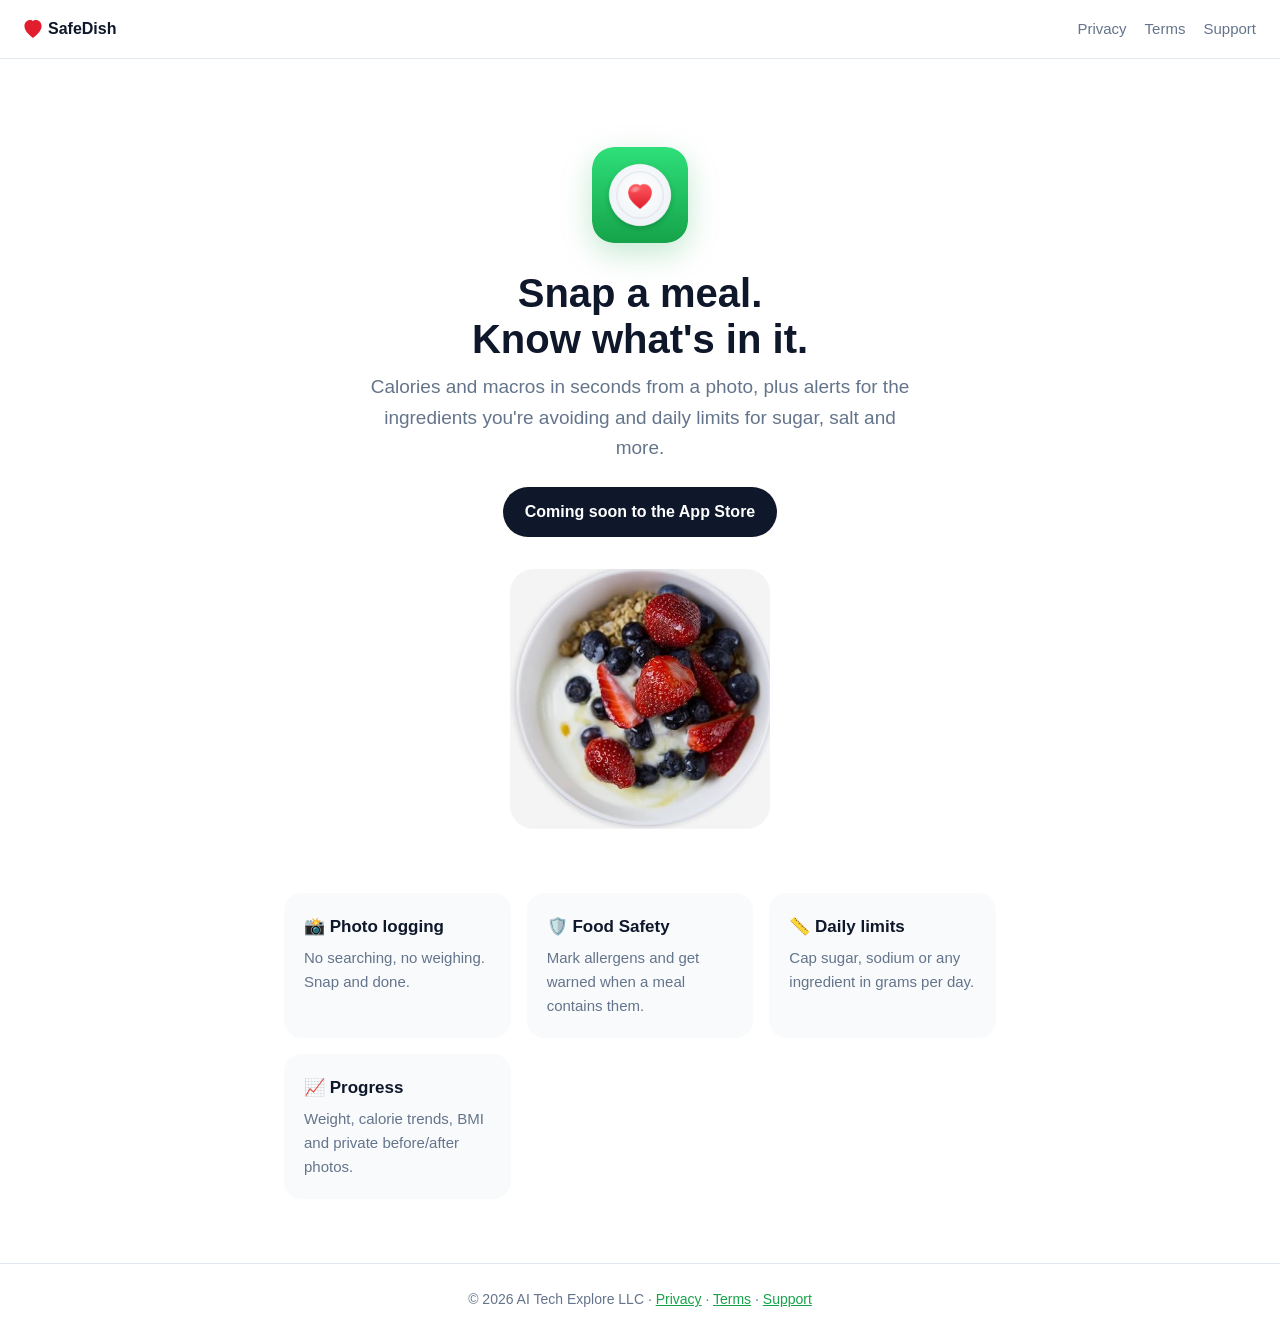
<file: index.html>
<!doctype html>
<html lang="en">
<head>
<meta charset="utf-8">
<meta name="viewport" content="width=device-width, initial-scale=1">
<title>SafeDish: Snap a meal, know what's in it</title>
<meta name="description" content="Snap a photo of your meal to see calories and macros in seconds, and get warned about the ingredients you're avoiding. Daily limits for sugar, sodium and more.">
<link rel="icon" href="/icon.png">
<link rel="stylesheet" href="/styles.css">
</head>
<body>
<header class="nav"><a href="/" class="brand"><svg class="heart" viewBox="238 236 548 576" aria-hidden="true"><path fill="#E11D2E" d="M512 812C455 760 238 618 238 430C238 318 322 236 424 236C467 236 494 252 512 274C530 252 557 236 600 236C702 236 786 318 786 430C786 618 569 760 512 812Z"/></svg>SafeDish</a><nav><a href="/privacy">Privacy</a><a href="/terms">Terms</a><a href="/support">Support</a></nav></header>
<main>
  <section class="hero">
    <img class="icon" src="/icon.png" alt="SafeDish icon">
    <h1>Snap a meal.<br>Know what's in it.</h1>
    <p>Calories and macros in seconds from a photo, plus alerts for the ingredients you're avoiding and daily limits for sugar, salt and more.</p>
    <span class="badge">Coming soon to the App Store</span>
    <img class="shot" src="/meal.jpg" alt="Berry yogurt bowl analyzed by SafeDish">
  </section>
  <section class="features">
    <div class="card"><h3>📸 Photo logging</h3><p>No searching, no weighing. Snap and done.</p></div>
    <div class="card"><h3>🛡️ Food Safety</h3><p>Mark allergens and get warned when a meal contains them.</p></div>
    <div class="card"><h3>📏 Daily limits</h3><p>Cap sugar, sodium or any ingredient in grams per day.</p></div>
    <div class="card"><h3>📈 Progress</h3><p>Weight, calorie trends, BMI and private before/after photos.</p></div>
  </section>
</main>
<footer>© 2026 AI Tech Explore LLC · <a href="/privacy">Privacy</a> · <a href="/terms">Terms</a> · <a href="/support">Support</a></footer>
</body>
</html>
</file>
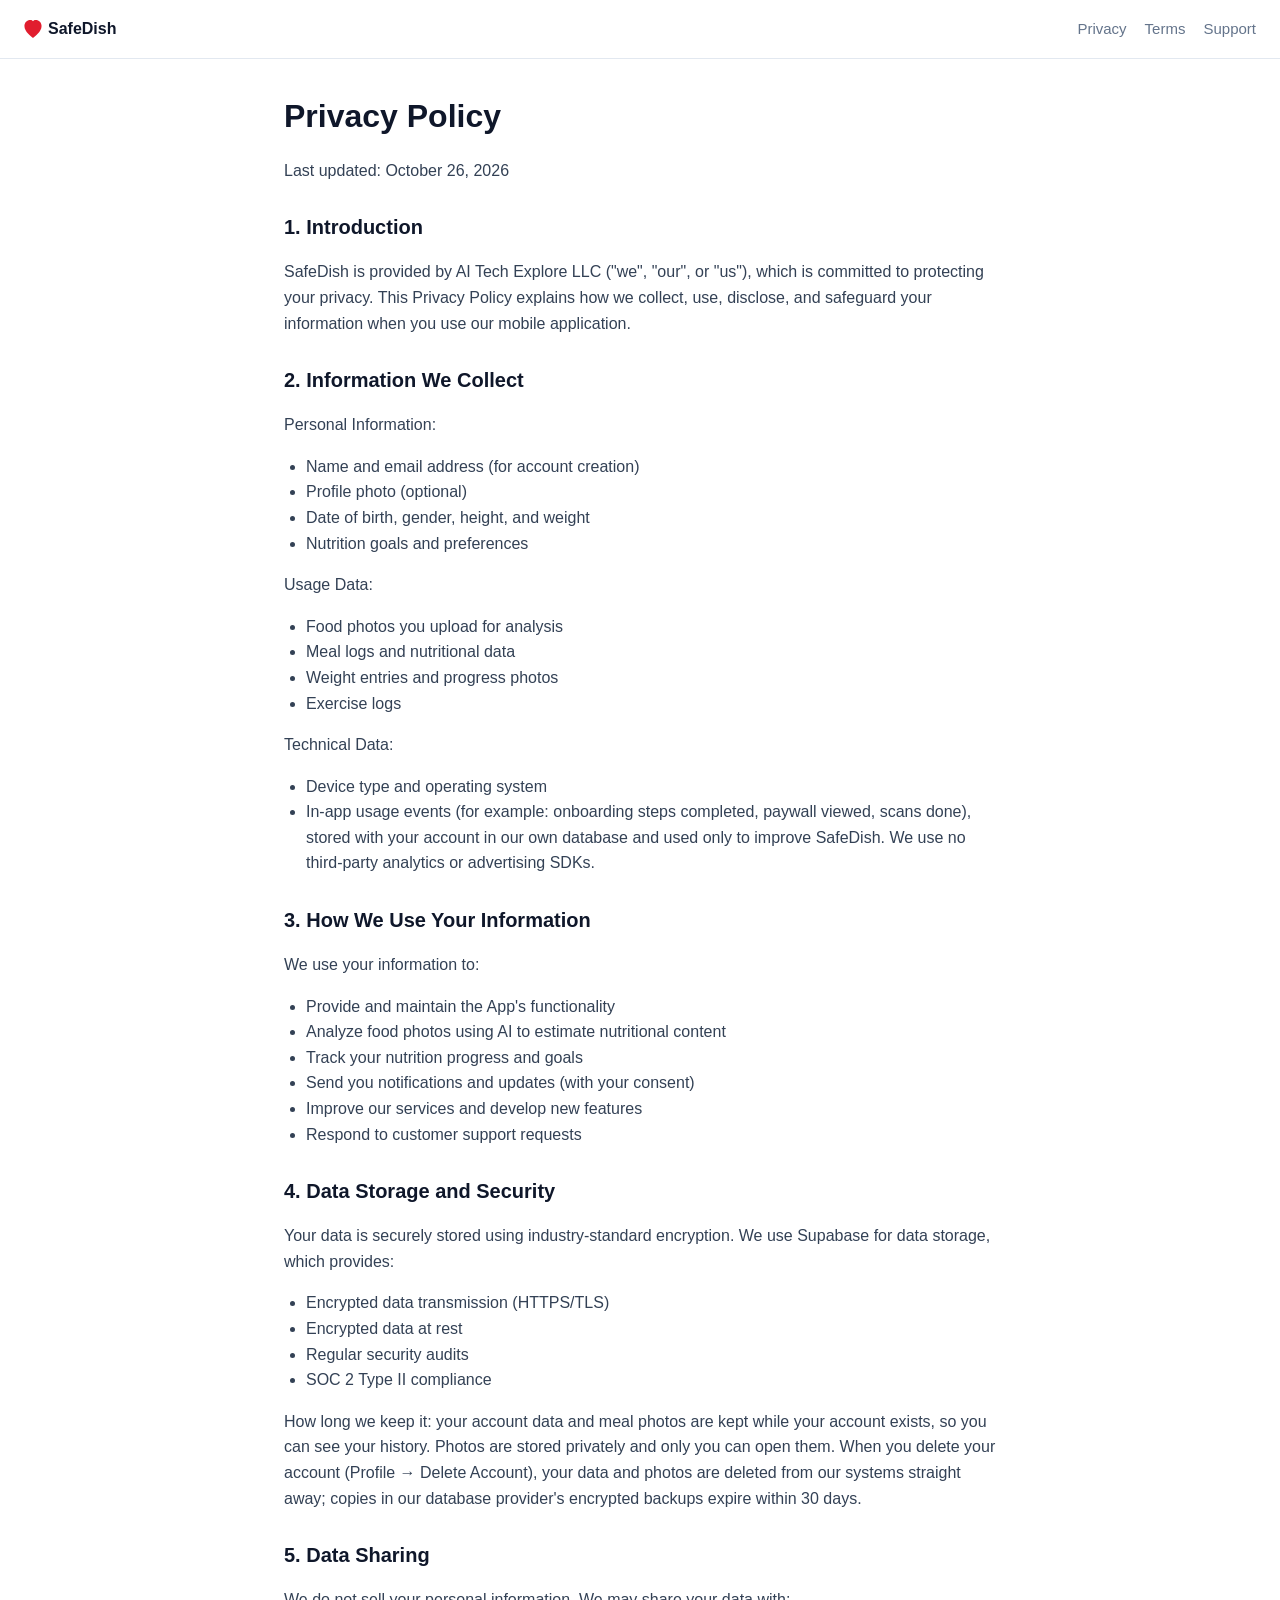
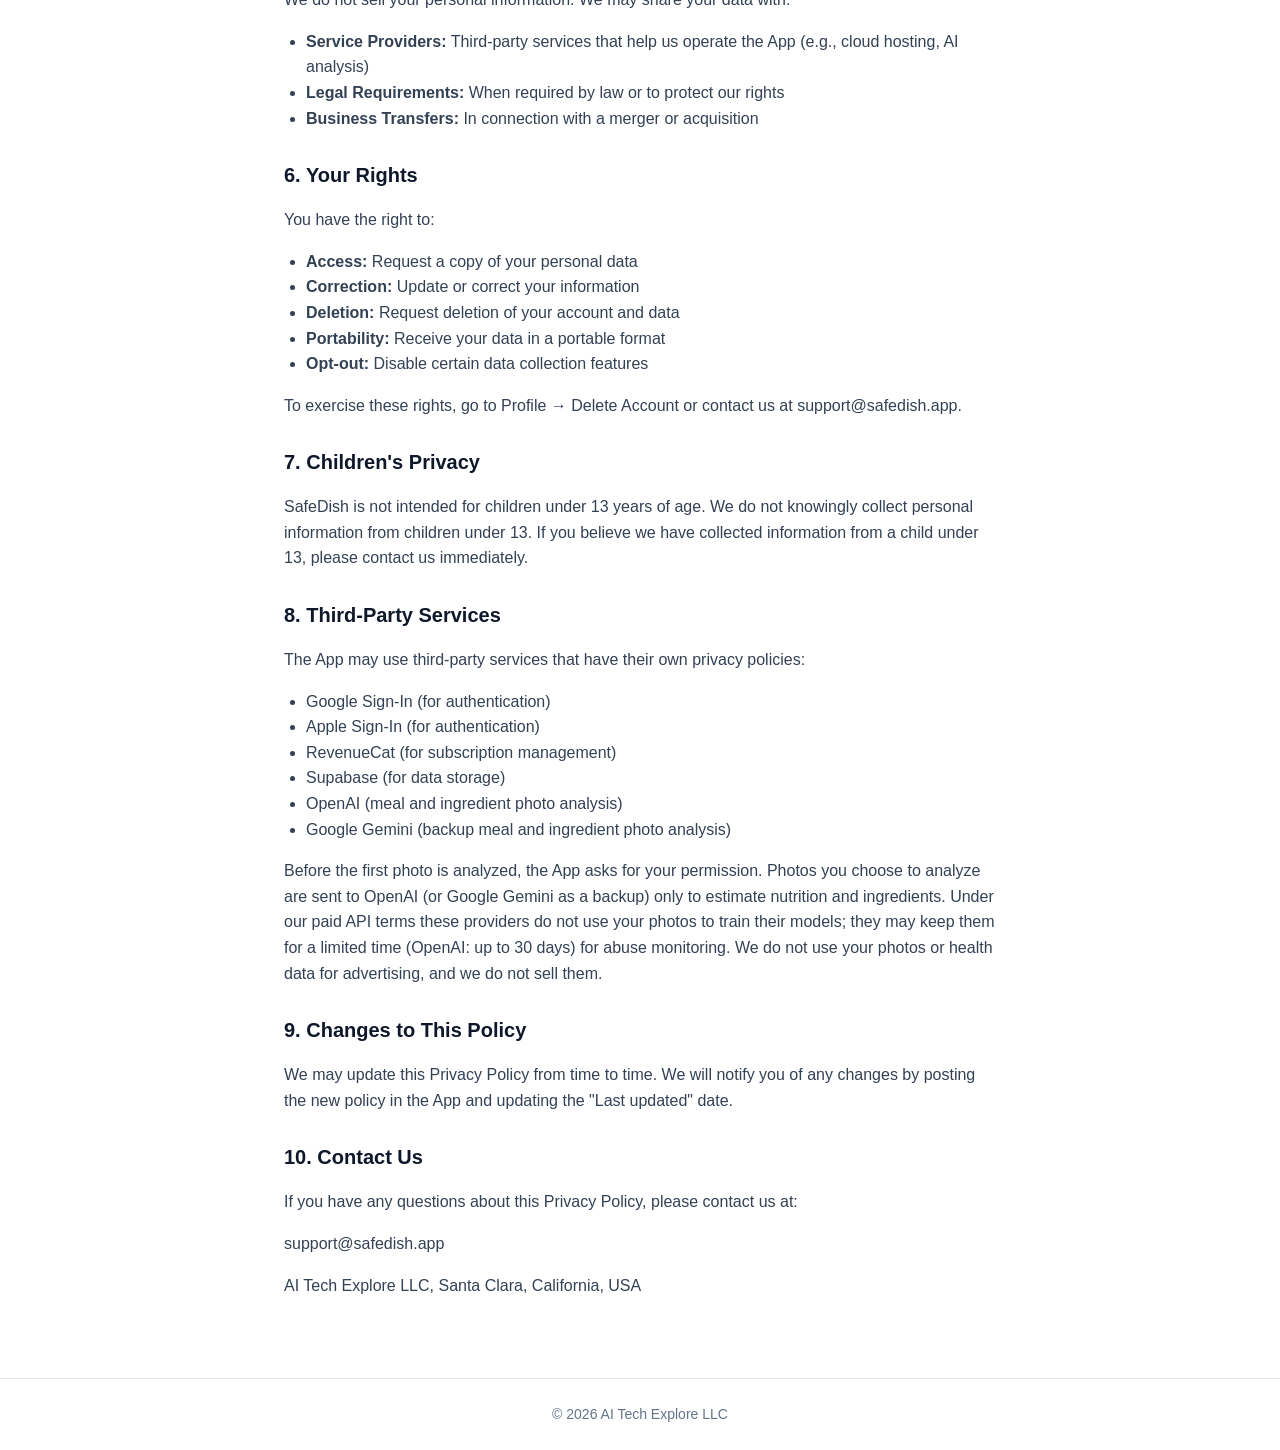
<file: privacy.html>
<!doctype html>
<html lang="en">
<head>
<meta charset="utf-8">
<meta name="viewport" content="width=device-width, initial-scale=1">
<title>Privacy Policy · SafeDish</title>
<link rel="stylesheet" href="/styles.css">
</head>
<body>
<header class="nav"><a href="/" class="brand"><svg class="heart" viewBox="238 236 548 576" aria-hidden="true"><path fill="#E11D2E" d="M512 812C455 760 238 618 238 430C238 318 322 236 424 236C467 236 494 252 512 274C530 252 557 236 600 236C702 236 786 318 786 430C786 618 569 760 512 812Z"/></svg>SafeDish</a><nav><a href="/privacy">Privacy</a><a href="/terms">Terms</a><a href="/support">Support</a></nav></header>
<main class="legal"><div class="min-h-screen bg-gray-50"><div class="bg-white px-6 pt-[max(3rem,calc(env(safe-area-inset-top)+0.75rem))] pb-4 shadow-sm sticky top-0 z-10"><div class="flex items-center gap-4"><h1 class="text-xl font-bold">Privacy Policy</h1></div></div><div class="p-6 space-y-6"><p class="text-gray-600 text-sm">Last updated: October 26, 2026</p><section><h2 class="text-lg font-bold mb-2">1. Introduction</h2><p class="text-gray-600 text-sm leading-relaxed">SafeDish is provided by AI Tech Explore LLC (&quot;we&quot;, &quot;our&quot;, or &quot;us&quot;), which is committed to protecting your privacy. This Privacy Policy explains how we collect, use, disclose, and safeguard your information when you use our mobile application.</p></section><section><h2 class="text-lg font-bold mb-2">2. Information We Collect</h2><p class="text-gray-600 text-sm leading-relaxed font-medium">Personal Information:</p><ul class="list-disc list-inside text-gray-600 text-sm mt-2 space-y-1"><li>Name and email address (for account creation)</li><li>Profile photo (optional)</li><li>Date of birth, gender, height, and weight</li><li>Nutrition goals and preferences</li></ul><p class="text-gray-600 text-sm leading-relaxed font-medium mt-4">Usage Data:</p><ul class="list-disc list-inside text-gray-600 text-sm mt-2 space-y-1"><li>Food photos you upload for analysis</li><li>Meal logs and nutritional data</li><li>Weight entries and progress photos</li><li>Exercise logs</li></ul><p class="text-gray-600 text-sm leading-relaxed font-medium mt-4">Technical Data:</p><ul class="list-disc list-inside text-gray-600 text-sm mt-2 space-y-1"><li>Device type and operating system</li><li>In-app usage events (for example: onboarding steps completed, paywall viewed, scans done), stored with your account in our own database and used only to improve SafeDish. We use no third-party analytics or advertising SDKs.</li></ul></section><section><h2 class="text-lg font-bold mb-2">3. How We Use Your Information</h2><p class="text-gray-600 text-sm leading-relaxed">We use your information to:</p><ul class="list-disc list-inside text-gray-600 text-sm mt-2 space-y-1"><li>Provide and maintain the App&#x27;s functionality</li><li>Analyze food photos using AI to estimate nutritional content</li><li>Track your nutrition progress and goals</li><li>Send you notifications and updates (with your consent)</li><li>Improve our services and develop new features</li><li>Respond to customer support requests</li></ul></section><section><h2 class="text-lg font-bold mb-2">4. Data Storage and Security</h2><p class="text-gray-600 text-sm leading-relaxed">Your data is securely stored using industry-standard encryption. We use Supabase for data storage, which provides:</p><ul class="list-disc list-inside text-gray-600 text-sm mt-2 space-y-1"><li>Encrypted data transmission (HTTPS/TLS)</li><li>Encrypted data at rest</li><li>Regular security audits</li><li>SOC 2 Type II compliance</li></ul><p class="text-gray-600 text-sm leading-relaxed mt-2"><span class="font-semibold">How long we keep it:</span> your account data and meal photos are kept while your account exists, so you can see your history. Photos are stored privately and only you can open them. When you delete your account (Profile → Delete Account), your data and photos are deleted from our systems straight away; copies in our database provider&#x27;s encrypted backups expire within 30 days.</p></section><section><h2 class="text-lg font-bold mb-2">5. Data Sharing</h2><p class="text-gray-600 text-sm leading-relaxed">We do not sell your personal information. We may share your data with:</p><ul class="list-disc list-inside text-gray-600 text-sm mt-2 space-y-1"><li><strong>Service Providers:</strong> Third-party services that help us operate the App (e.g., cloud hosting, AI analysis)</li><li><strong>Legal Requirements:</strong> When required by law or to protect our rights</li><li><strong>Business Transfers:</strong> In connection with a merger or acquisition</li></ul></section><section><h2 class="text-lg font-bold mb-2">6. Your Rights</h2><p class="text-gray-600 text-sm leading-relaxed">You have the right to:</p><ul class="list-disc list-inside text-gray-600 text-sm mt-2 space-y-1"><li><strong>Access:</strong> Request a copy of your personal data</li><li><strong>Correction:</strong> Update or correct your information</li><li><strong>Deletion:</strong> Request deletion of your account and data</li><li><strong>Portability:</strong> Receive your data in a portable format</li><li><strong>Opt-out:</strong> Disable certain data collection features</li></ul><p class="text-gray-600 text-sm mt-2 leading-relaxed">To exercise these rights, go to Profile → Delete Account or contact us at support@safedish.app.</p></section><section><h2 class="text-lg font-bold mb-2">7. Children&#x27;s Privacy</h2><p class="text-gray-600 text-sm leading-relaxed">SafeDish is not intended for children under 13 years of age. We do not knowingly collect personal information from children under 13. If you believe we have collected information from a child under 13, please contact us immediately.</p></section><section><h2 class="text-lg font-bold mb-2">8. Third-Party Services</h2><p class="text-gray-600 text-sm leading-relaxed">The App may use third-party services that have their own privacy policies:</p><ul class="list-disc list-inside text-gray-600 text-sm mt-2 space-y-1"><li>Google Sign-In (for authentication)</li><li>Apple Sign-In (for authentication)</li><li>RevenueCat (for subscription management)</li><li>Supabase (for data storage)</li><li>OpenAI (meal and ingredient photo analysis)</li><li>Google Gemini (backup meal and ingredient photo analysis)</li></ul><p class="text-gray-600 text-sm leading-relaxed mt-2">Before the first photo is analyzed, the App asks for your permission. Photos you choose to analyze are sent to OpenAI (or Google Gemini as a backup) only to estimate nutrition and ingredients. Under our paid API terms these providers do not use your photos to train their models; they may keep them for a limited time (OpenAI: up to 30 days) for abuse monitoring. We do not use your photos or health data for advertising, and we do not sell them.</p></section><section><h2 class="text-lg font-bold mb-2">9. Changes to This Policy</h2><p class="text-gray-600 text-sm leading-relaxed">We may update this Privacy Policy from time to time. We will notify you of any changes by posting the new policy in the App and updating the &quot;Last updated&quot; date.</p></section><section><h2 class="text-lg font-bold mb-2">10. Contact Us</h2><p class="text-gray-600 text-sm leading-relaxed">If you have any questions about this Privacy Policy, please contact us at:</p><p class="text-gray-800 font-medium mt-2">support@safedish.app</p><p class="text-gray-600 text-sm mt-1">AI Tech Explore LLC, Santa Clara, California, USA</p></section><div class="h-20"></div></div></div></main>
<footer>© 2026 AI Tech Explore LLC</footer>
</body>
</html>
</file>
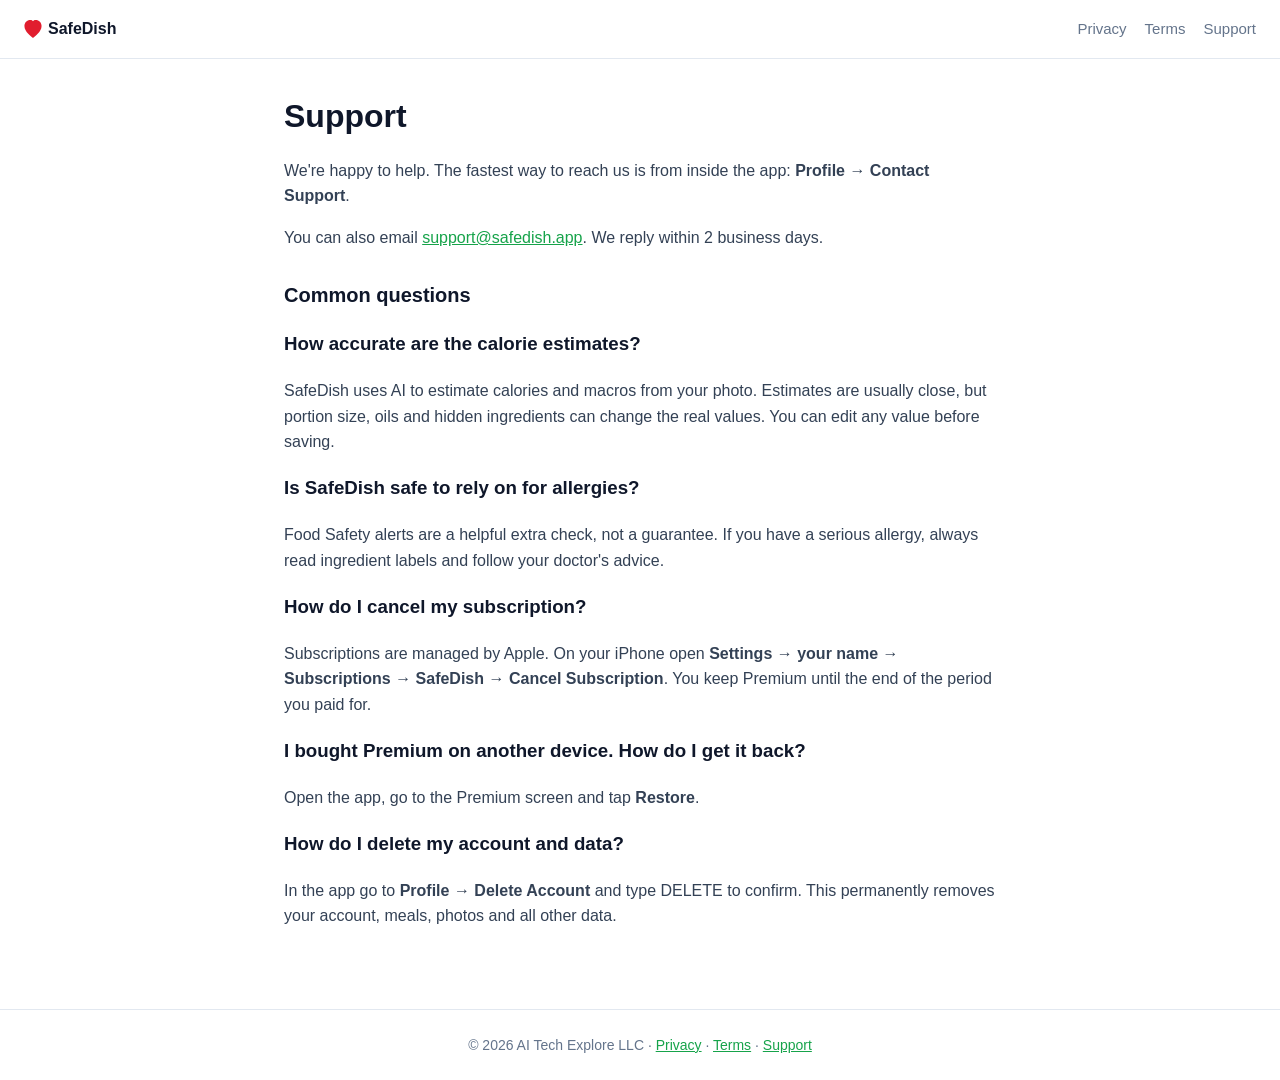
<file: support.html>
<!doctype html>
<html lang="en">
<head>
<meta charset="utf-8">
<meta name="viewport" content="width=device-width, initial-scale=1">
<title>Support · SafeDish</title>
<link rel="icon" href="/icon.png">
<link rel="stylesheet" href="/styles.css">
</head>
<body>
<header class="nav"><a href="/" class="brand"><svg class="heart" viewBox="238 236 548 576" aria-hidden="true"><path fill="#E11D2E" d="M512 812C455 760 238 618 238 430C238 318 322 236 424 236C467 236 494 252 512 274C530 252 557 236 600 236C702 236 786 318 786 430C786 618 569 760 512 812Z"/></svg>SafeDish</a><nav><a href="/privacy">Privacy</a><a href="/terms">Terms</a><a href="/support">Support</a></nav></header>
<main class="legal">
  <h1>Support</h1>
  <p>We're happy to help. The fastest way to reach us is from inside the app: <strong>Profile → Contact Support</strong>.</p>
  <p>You can also email <a href="mailto:support@safedish.app">support@safedish.app</a>. We reply within 2 business days.</p>

  <h2>Common questions</h2>
  <h3>How accurate are the calorie estimates?</h3>
  <p>SafeDish uses AI to estimate calories and macros from your photo. Estimates are usually close, but portion size, oils and hidden ingredients can change the real values. You can edit any value before saving.</p>
  <h3>Is SafeDish safe to rely on for allergies?</h3>
  <p>Food Safety alerts are a helpful extra check, not a guarantee. If you have a serious allergy, always read ingredient labels and follow your doctor's advice.</p>
  <h3>How do I cancel my subscription?</h3>
  <p>Subscriptions are managed by Apple. On your iPhone open <strong>Settings → your name → Subscriptions → SafeDish → Cancel Subscription</strong>. You keep Premium until the end of the period you paid for.</p>
  <h3>I bought Premium on another device. How do I get it back?</h3>
  <p>Open the app, go to the Premium screen and tap <strong>Restore</strong>.</p>
  <h3>How do I delete my account and data?</h3>
  <p>In the app go to <strong>Profile → Delete Account</strong> and type DELETE to confirm. This permanently removes your account, meals, photos and all other data.</p>
</main>
<footer>© 2026 AI Tech Explore LLC · <a href="/privacy">Privacy</a> · <a href="/terms">Terms</a> · <a href="/support">Support</a></footer>
</body>
</html>
</file>
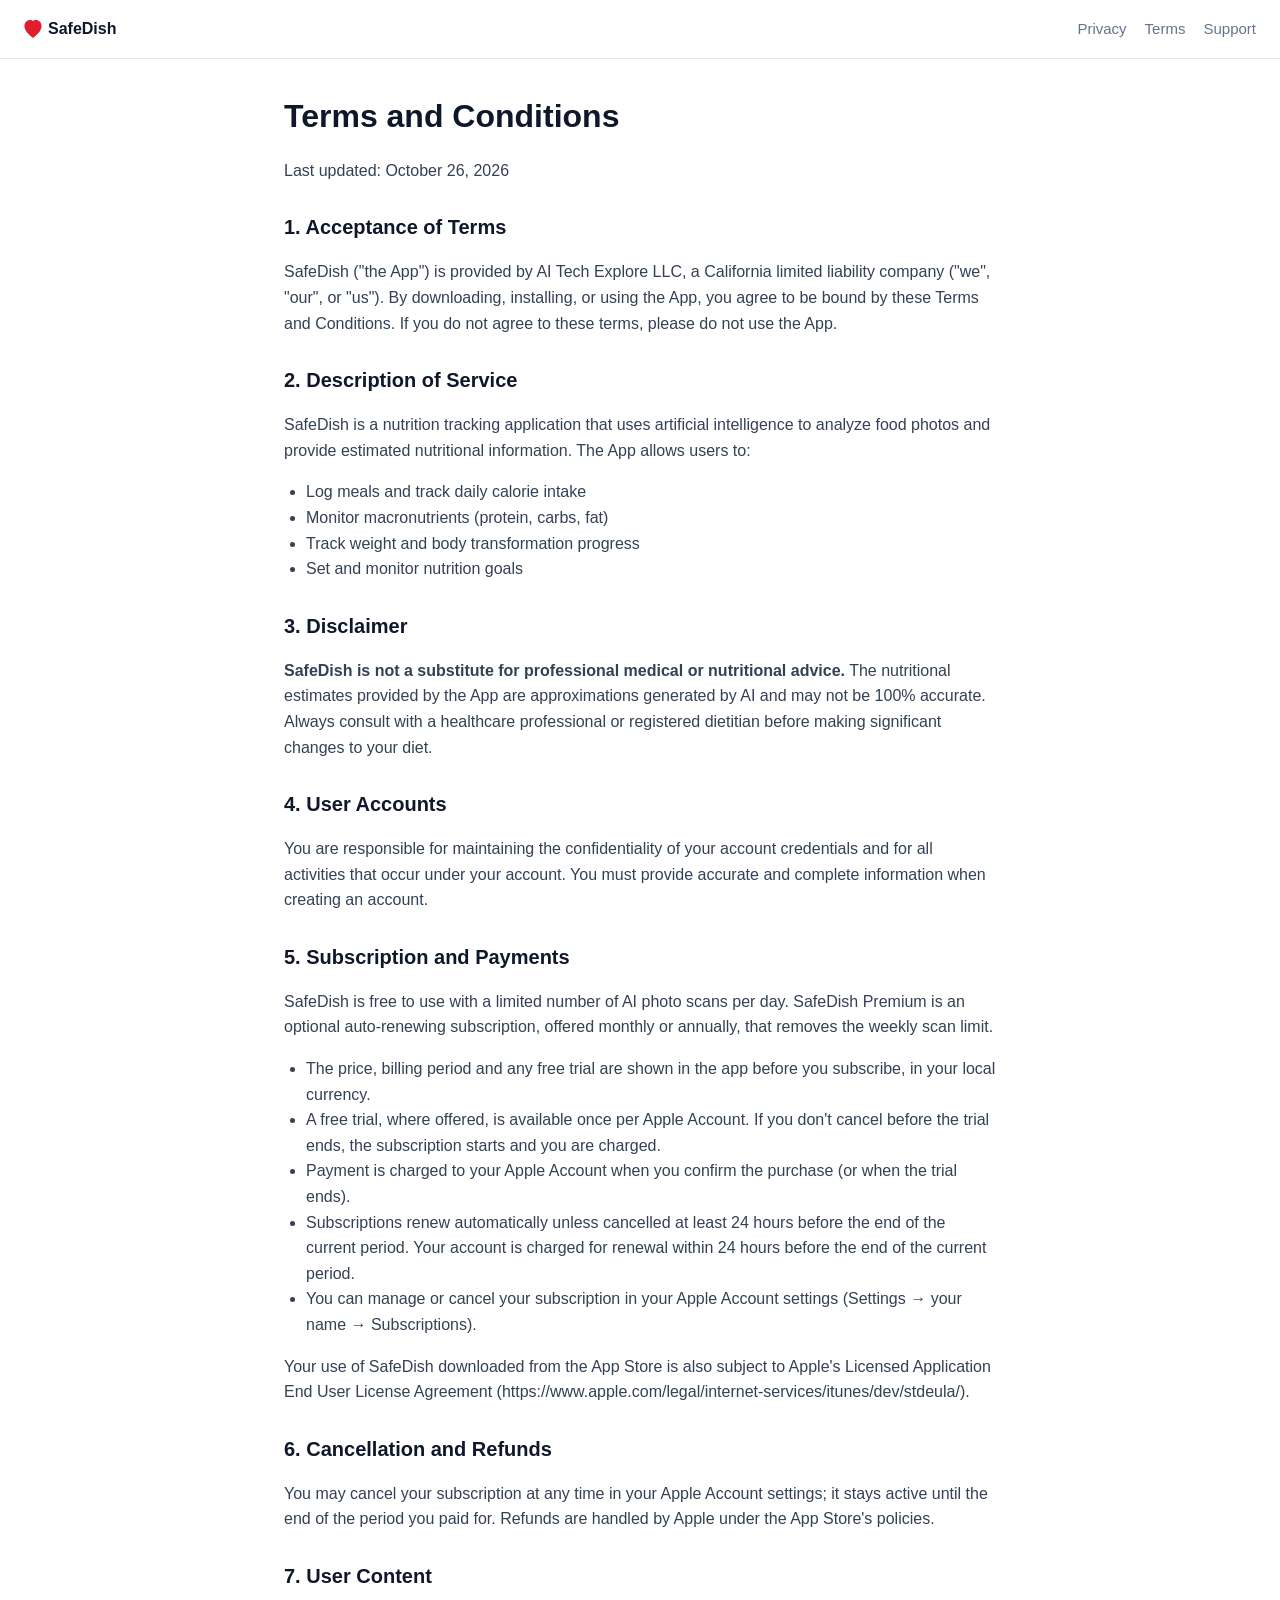
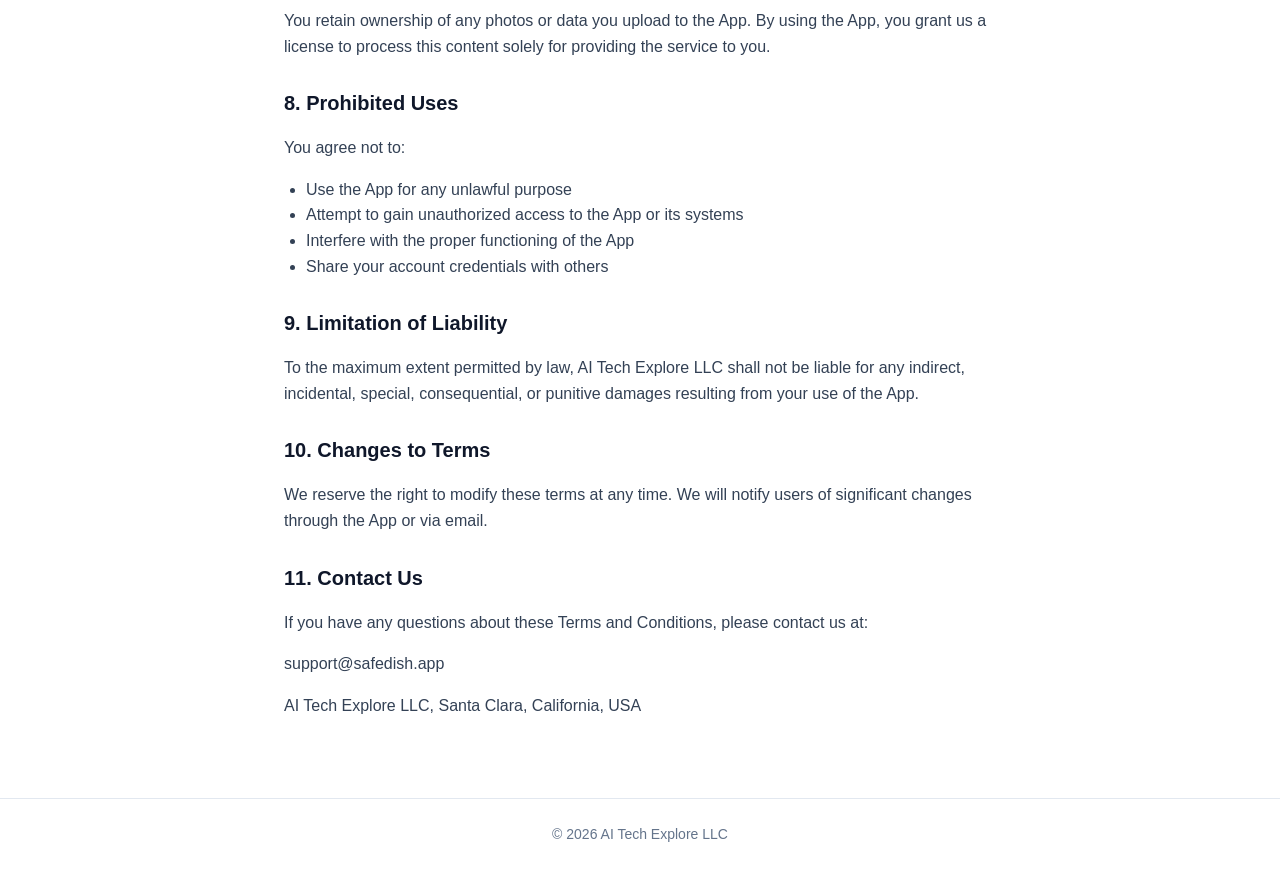
<file: terms.html>
<!doctype html>
<html lang="en">
<head>
<meta charset="utf-8">
<meta name="viewport" content="width=device-width, initial-scale=1">
<title>Terms of Use · SafeDish</title>
<link rel="stylesheet" href="/styles.css">
</head>
<body>
<header class="nav"><a href="/" class="brand"><svg class="heart" viewBox="238 236 548 576" aria-hidden="true"><path fill="#E11D2E" d="M512 812C455 760 238 618 238 430C238 318 322 236 424 236C467 236 494 252 512 274C530 252 557 236 600 236C702 236 786 318 786 430C786 618 569 760 512 812Z"/></svg>SafeDish</a><nav><a href="/privacy">Privacy</a><a href="/terms">Terms</a><a href="/support">Support</a></nav></header>
<main class="legal"><div class="min-h-screen bg-gray-50"><div class="bg-white px-6 pt-[max(3rem,calc(env(safe-area-inset-top)+0.75rem))] pb-4 shadow-sm sticky top-0 z-10"><div class="flex items-center gap-4"><h1 class="text-xl font-bold">Terms and Conditions</h1></div></div><div class="p-6 space-y-6"><p class="text-gray-600 text-sm">Last updated: October 26, 2026</p><section><h2 class="text-lg font-bold mb-2">1. Acceptance of Terms</h2><p class="text-gray-600 text-sm leading-relaxed">SafeDish (&quot;the App&quot;) is provided by AI Tech Explore LLC, a California limited liability company (&quot;we&quot;, &quot;our&quot;, or &quot;us&quot;). By downloading, installing, or using the App, you agree to be bound by these Terms and Conditions. If you do not agree to these terms, please do not use the App.</p></section><section><h2 class="text-lg font-bold mb-2">2. Description of Service</h2><p class="text-gray-600 text-sm leading-relaxed">SafeDish is a nutrition tracking application that uses artificial intelligence to analyze food photos and provide estimated nutritional information. The App allows users to:</p><ul class="list-disc list-inside text-gray-600 text-sm mt-2 space-y-1"><li>Log meals and track daily calorie intake</li><li>Monitor macronutrients (protein, carbs, fat)</li><li>Track weight and body transformation progress</li><li>Set and monitor nutrition goals</li></ul></section><section><h2 class="text-lg font-bold mb-2">3. Disclaimer</h2><p class="text-gray-600 text-sm leading-relaxed"><strong>SafeDish is not a substitute for professional medical or nutritional advice.</strong> The nutritional estimates provided by the App are approximations generated by AI and may not be 100% accurate. Always consult with a healthcare professional or registered dietitian before making significant changes to your diet.</p></section><section><h2 class="text-lg font-bold mb-2">4. User Accounts</h2><p class="text-gray-600 text-sm leading-relaxed">You are responsible for maintaining the confidentiality of your account credentials and for all activities that occur under your account. You must provide accurate and complete information when creating an account.</p></section><section><h2 class="text-lg font-bold mb-2">5. Subscription and Payments</h2><p class="text-gray-600 text-sm leading-relaxed">SafeDish is free to use with a limited number of AI photo scans per day. SafeDish Premium is an optional auto-renewing subscription, offered monthly or annually, that removes the weekly scan limit.</p><ul class="list-disc list-inside text-gray-600 text-sm mt-2 space-y-1"><li>The price, billing period and any free trial are shown in the app before you subscribe, in your local currency.</li><li>A free trial, where offered, is available once per Apple Account. If you don&#x27;t cancel before the trial ends, the subscription starts and you are charged.</li><li>Payment is charged to your Apple Account when you confirm the purchase (or when the trial ends).</li><li>Subscriptions renew automatically unless cancelled at least 24 hours before the end of the current period. Your account is charged for renewal within 24 hours before the end of the current period.</li><li>You can manage or cancel your subscription in your Apple Account settings (Settings → your name → Subscriptions).</li></ul><p class="text-gray-600 text-sm mt-2 leading-relaxed">Your use of SafeDish downloaded from the App Store is also subject to Apple&#x27;s Licensed Application End User License Agreement (https://www.apple.com/legal/internet-services/itunes/dev/stdeula/).</p></section><section><h2 class="text-lg font-bold mb-2">6. Cancellation and Refunds</h2><p class="text-gray-600 text-sm leading-relaxed">You may cancel your subscription at any time in your Apple Account settings; it stays active until the end of the period you paid for. Refunds are handled by Apple under the App Store&#x27;s policies.</p></section><section><h2 class="text-lg font-bold mb-2">7. User Content</h2><p class="text-gray-600 text-sm leading-relaxed">You retain ownership of any photos or data you upload to the App. By using the App, you grant us a license to process this content solely for providing the service to you.</p></section><section><h2 class="text-lg font-bold mb-2">8. Prohibited Uses</h2><p class="text-gray-600 text-sm leading-relaxed">You agree not to:</p><ul class="list-disc list-inside text-gray-600 text-sm mt-2 space-y-1"><li>Use the App for any unlawful purpose</li><li>Attempt to gain unauthorized access to the App or its systems</li><li>Interfere with the proper functioning of the App</li><li>Share your account credentials with others</li></ul></section><section><h2 class="text-lg font-bold mb-2">9. Limitation of Liability</h2><p class="text-gray-600 text-sm leading-relaxed">To the maximum extent permitted by law, AI Tech Explore LLC shall not be liable for any indirect, incidental, special, consequential, or punitive damages resulting from your use of the App.</p></section><section><h2 class="text-lg font-bold mb-2">10. Changes to Terms</h2><p class="text-gray-600 text-sm leading-relaxed">We reserve the right to modify these terms at any time. We will notify users of significant changes through the App or via email.</p></section><section><h2 class="text-lg font-bold mb-2">11. Contact Us</h2><p class="text-gray-600 text-sm leading-relaxed">If you have any questions about these Terms and Conditions, please contact us at:</p><p class="text-gray-800 font-medium mt-2">support@safedish.app</p><p class="text-gray-600 text-sm mt-1">AI Tech Explore LLC, Santa Clara, California, USA</p></section><div class="h-20"></div></div></div></main>
<footer>© 2026 AI Tech Explore LLC</footer>
</body>
</html>
</file>
<file: styles.css>
:root { --green: #16A34A; --ink: #0F172A; --muted: #64748B; --bg: #F8FAFC; }
* { box-sizing: border-box; }
body { margin: 0; font: 16px/1.6 -apple-system, BlinkMacSystemFont, "Segoe UI", Inter, sans-serif; color: var(--ink); background: #fff; }
a { color: var(--green); }
.nav { display: flex; justify-content: space-between; align-items: center; padding: 16px 24px; border-bottom: 1px solid #E2E8F0; }
.nav .brand { font-weight: 800; color: var(--ink); text-decoration: none; display: inline-flex; align-items: center; gap: 6px; }
.nav .brand .heart { width: 18px; height: 18px; }
.nav nav a { margin-left: 18px; color: var(--muted); text-decoration: none; font-size: 15px; }
main { max-width: 760px; margin: 0 auto; padding: 32px 24px 64px; }
.legal h1 { font-size: 32px; margin: 0 0 4px; }
.legal h2 { font-size: 20px; margin: 28px 0 8px; }
.legal ul { padding-left: 22px; }
.legal p, .legal li { color: #334155; }
.hero { text-align: center; padding: 56px 24px 24px; }
.hero img.icon { width: 96px; height: 96px; border-radius: 22px; box-shadow: 0 10px 30px rgba(22,163,74,.25); }
.hero h1 { font-size: 40px; line-height: 1.15; margin: 20px 0 10px; }
.hero p { font-size: 19px; color: var(--muted); max-width: 560px; margin: 0 auto; }
.badge { display: inline-block; margin-top: 24px; padding: 12px 22px; border-radius: 999px; background: var(--ink); color: #fff; text-decoration: none; font-weight: 600; }
.features { display: grid; grid-template-columns: repeat(auto-fit, minmax(210px, 1fr)); gap: 16px; margin-top: 40px; }
.card { background: var(--bg); border-radius: 18px; padding: 20px; }
.card h3 { margin: 0 0 6px; font-size: 17px; }
.card p { margin: 0; color: var(--muted); font-size: 15px; }
.shot { display: block; width: 260px; max-width: 80%; margin: 32px auto 0; border-radius: 24px; }
footer { text-align: center; color: var(--muted); font-size: 14px; padding: 24px; border-top: 1px solid #E2E8F0; }
@media (max-width: 520px) { .hero h1 { font-size: 30px; } .nav nav a { margin-left: 12px; } }
</file>
